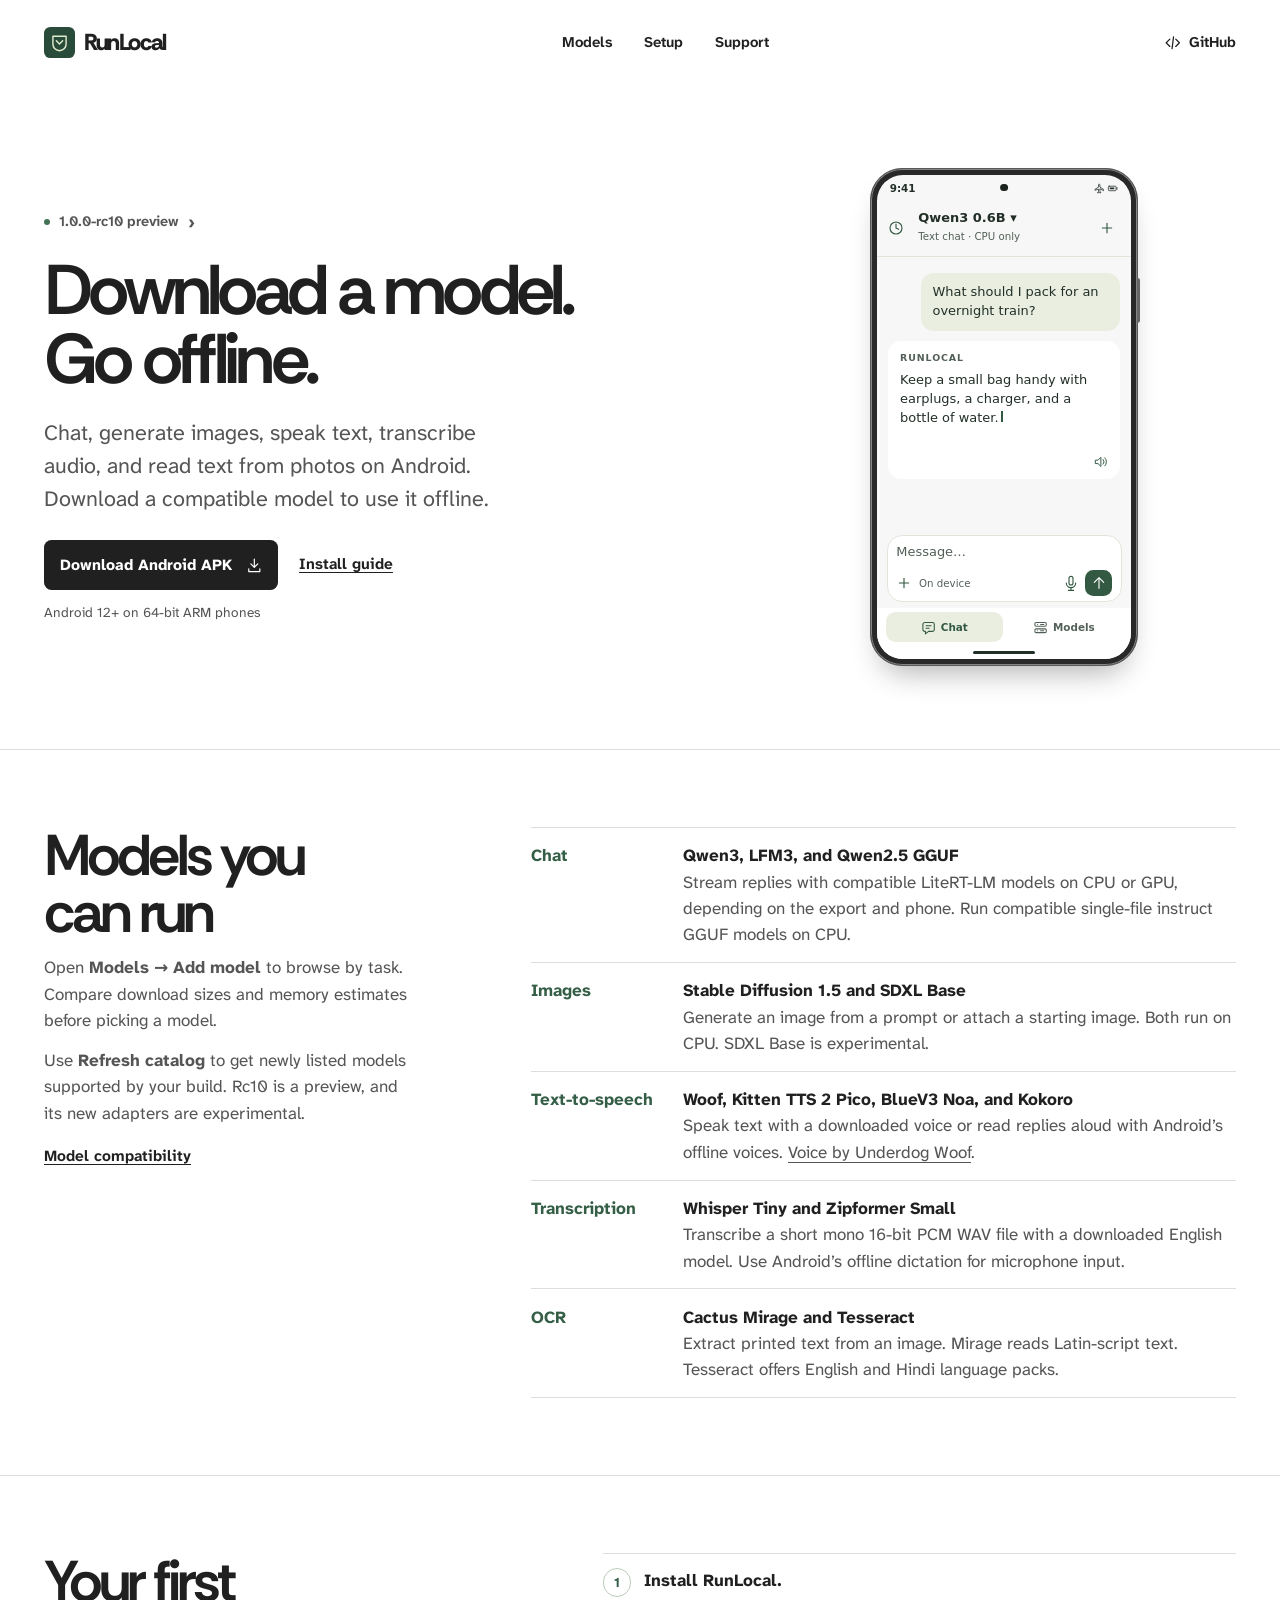
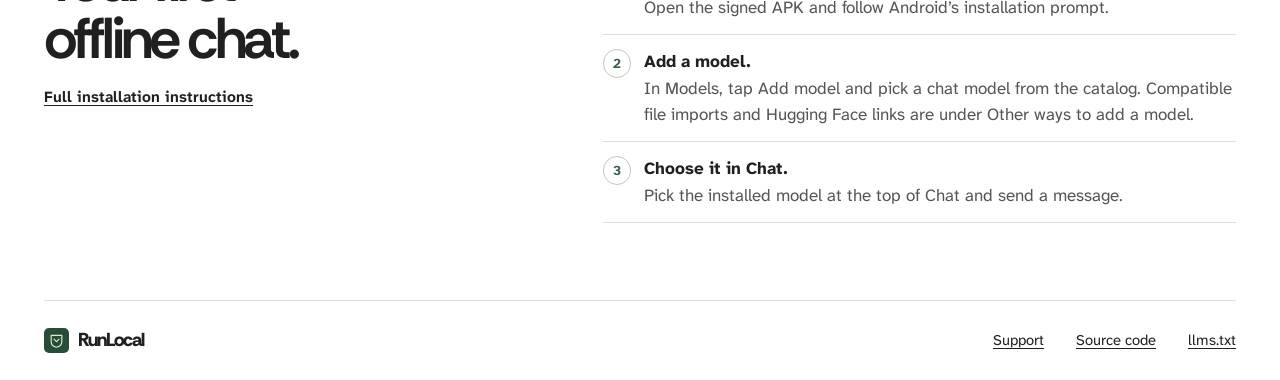
<file: website/index.html>
<!doctype html>
<html lang="en">
<head>
  <meta charset="utf-8">
  <meta name="viewport" content="width=device-width, initial-scale=1">
  <title>RunLocal — Offline AI for Android</title>
  <meta name="description" content="Download RunLocal for Android. Browse compatible models for offline chat, image generation, speech, transcription, and OCR.">
  <meta name="theme-color" content="#ffffff">
  <meta property="og:type" content="website">
  <meta property="og:title" content="RunLocal — Offline AI for Android">
  <meta property="og:description" content="Download a model and use it offline. RunLocal supports chat, images, speech, transcription, and OCR on Android.">
  <meta property="og:image" content="https://07rjain.github.io/runlocal/social-card.svg">
  <link rel="canonical" href="https://07rjain.github.io/runlocal/">
  <link rel="alternate" type="text/plain" href="llms.txt" title="RunLocal guide for AI assistants">
  <link rel="icon" href="favicon.svg" type="image/svg+xml">
  <link rel="stylesheet" href="styles.css?v=3">
  <script src="release.js?v=2" defer></script>
  <script src="phone-demo.js" defer></script>
</head>
<body>
  <a class="skip-link" href="#main">Skip to content</a>
  <header class="wrap site-header">
    <a class="brand" href="index.html"><img src="favicon.svg" alt="" width="31" height="31">RunLocal</a>
    <nav aria-label="Main navigation">
      <a href="#models">Models</a>
      <a href="#setup">Setup</a>
      <a href="support.html">Support</a>
    </nav>
    <a class="source-link" href="https://github.com/07rjain/runlocal">
      <svg aria-hidden="true" viewBox="0 0 24 24" fill="none"><path d="m8 7-5 5 5 5m8-10 5 5-5 5m-3-13-2 16"/></svg>
      GitHub
    </a>
  </header>

  <main id="main">
    <section class="wrap hero" aria-labelledby="hero-title">
      <div class="hero-copy">
        <a class="release-link" id="release-link" href="https://github.com/07rjain/runlocal/releases/tag/v1.0.0-rc10">
          <span class="status-dot" aria-hidden="true"></span>
          <span id="release-status">1.0.0-rc10 preview</span>
          <span class="release-chevron" aria-hidden="true">›</span>
        </a>
        <h1 id="hero-title"><span>Download a model.</span> <span>Go offline.</span></h1>
        <p>Chat, generate images, speak text, transcribe audio, and read text from photos on Android. Download a compatible model to use it offline.</p>
        <div class="hero-actions">
          <a class="button" id="apk-link" href="https://github.com/07rjain/runlocal/releases/download/v1.0.0-rc10/runlocal-1.0.0-rc10-arm64.apk">
            Download Android APK
            <svg aria-hidden="true" viewBox="0 0 24 24" fill="none"><path d="M12 3v12m-5-5 5 5 5-5M4 17v4h16v-4"/></svg>
          </a>
          <a class="text-link" href="support.html#install">Install guide</a>
        </div>
        <p class="platform">Android 12+ on 64-bit ARM phones</p>
      </div>

      <figure class="phone-demo" aria-label="RunLocal chat example">
        <div class="phone-frame">
          <div class="phone-screen">
            <div class="phone-status" aria-hidden="true">
              <span>9:41</span>
              <div class="phone-indicators">
                <svg viewBox="0 0 24 24" fill="none"><path d="M21 16v-2l-8-5V4a1.5 1.5 0 0 0-3 0v5l-8 5v2l8-2.5V19l-2 1.5V22l3.5-1 3.5 1v-1.5L13 19v-5.5z"/></svg>
                <svg viewBox="0 0 24 24" fill="none"><rect x="3" y="7" width="17" height="10" rx="2"/><path d="M22 10v4"/><path d="M6 10h10v4H6z" fill="currentColor" stroke="none"/></svg>
              </div>
            </div>
            <div class="phone-header">
              <svg aria-hidden="true" viewBox="0 0 24 24" fill="none"><circle cx="12" cy="12" r="9"/><path d="M12 6v6l4 2"/></svg>
              <div>
                <strong>Qwen3 0.6B <span aria-hidden="true">▾</span></strong>
                <small>Text chat · CPU only</small>
              </div>
              <svg aria-hidden="true" viewBox="0 0 24 24" fill="none"><path d="M12 5v14M5 12h14"/></svg>
            </div>
            <div class="phone-conversation">
              <p class="phone-prompt"><span class="visually-hidden">You: </span>What should I pack for an overnight train?</p>
              <div class="phone-reply">
                <span class="phone-reply-name">RunLocal</span>
                <div class="phone-reply-copy">
                  <p>Keep a small bag handy with earplugs, a charger, and a bottle of water. Bring a light layer for the morning.</p>
                  <p class="phone-stream" aria-hidden="true" hidden></p>
                </div>
                <svg class="phone-speaker" aria-hidden="true" viewBox="0 0 24 24" fill="none"><path d="M3 9h4l5-5v16l-5-5H3zM16 8a6 6 0 0 1 0 8m3-11a10 10 0 0 1 0 14"/></svg>
              </div>
            </div>
            <div class="phone-composer" aria-hidden="true">
              <span>Message…</span>
              <div class="phone-tools">
                <svg viewBox="0 0 24 24" fill="none"><path d="M12 5v14M5 12h14"/></svg>
                <small>On device</small>
                <svg viewBox="0 0 24 24" fill="none"><rect x="9" y="2" width="6" height="13" rx="3"/><path d="M5 12a7 7 0 0 0 14 0m-7 7v4m-4 0h8"/></svg>
                <span class="phone-send"><svg viewBox="0 0 24 24" fill="none"><path d="M12 20V4m-7 7 7-7 7 7"/></svg></span>
              </div>
            </div>
            <div class="phone-tabs" aria-hidden="true">
              <span class="phone-tab-selected"><svg viewBox="0 0 24 24" fill="none"><path d="M7 18H6a3 3 0 0 1-3-3V7a3 3 0 0 1 3-3h12a3 3 0 0 1 3 3v8a3 3 0 0 1-3 3h-6l-5 4zM8 9h8m-8 4h5"/></svg>Chat</span>
              <span><svg viewBox="0 0 24 24" fill="none"><rect x="3" y="4" width="18" height="6" rx="2"/><rect x="3" y="14" width="18" height="6" rx="2"/><path d="M7 7h.01m-.01 10h.01m5-10h5m-5 10h5"/></svg>Models</span>
            </div>
            <div class="phone-gesture" aria-hidden="true"></div>
          </div>
        </div>
      </figure>
    </section>

    <section class="catalog" id="models" aria-labelledby="models-title">
      <div class="wrap catalog-layout">
        <div class="catalog-intro">
          <h2 id="models-title">Models you can run</h2>
          <p>Open <strong>Models → Add model</strong> to browse by task. Compare download sizes and memory estimates before picking a model.</p>
          <p>Use <strong>Refresh catalog</strong> to get newly listed models supported by your build. Rc10 is a preview, and its new adapters are experimental.</p>
          <a class="text-link" href="support.html#models">Model compatibility</a>
        </div>
        <dl class="model-list">
          <div>
            <dt>Chat</dt>
            <dd>
              <strong>Qwen3, LFM3, and Qwen2.5 GGUF</strong>
              <p>Stream replies with compatible LiteRT-LM models on CPU or GPU, depending on the export and phone. Run compatible single-file instruct GGUF models on CPU.</p>
            </dd>
          </div>
          <div>
            <dt>Images</dt>
            <dd>
              <strong>Stable Diffusion 1.5 and SDXL Base</strong>
              <p>Generate an image from a prompt or attach a starting image. Both run on CPU. SDXL Base is experimental.</p>
            </dd>
          </div>
          <div>
            <dt>Text-to-speech</dt>
            <dd>
              <strong>Woof, Kitten TTS 2 Pico, BlueV3 Noa, and Kokoro</strong>
              <p>Speak text with a downloaded voice or read replies aloud with Android’s offline voices. <a href="https://underdog.ai">Voice by Underdog Woof</a>.</p>
            </dd>
          </div>
          <div>
            <dt>Transcription</dt>
            <dd>
              <strong>Whisper Tiny and Zipformer Small</strong>
              <p>Transcribe a short mono 16-bit PCM WAV file with a downloaded English model. Use Android’s offline dictation for microphone input.</p>
            </dd>
          </div>
          <div>
            <dt>OCR</dt>
            <dd>
              <strong>Cactus Mirage and Tesseract</strong>
              <p>Extract printed text from an image. Mirage reads Latin-script text. Tesseract offers English and Hindi language packs.</p>
            </dd>
          </div>
        </dl>
      </div>
    </section>

    <section class="setup" id="setup" aria-labelledby="setup-title">
      <div class="wrap setup-layout">
        <div>
          <h2 id="setup-title">Your first<br> offline chat.</h2>
          <a class="text-link" href="support.html#install">Full installation instructions</a>
        </div>
        <ol>
          <li><strong>Install RunLocal.</strong><p>Open the signed APK and follow Android’s installation prompt.</p></li>
          <li><strong>Add a model.</strong><p>In Models, tap Add model and pick a chat model from the catalog. Compatible file imports and Hugging Face links are under Other ways to add a model.</p></li>
          <li><strong>Choose it in Chat.</strong><p>Pick the installed model at the top of Chat and send a message.</p></li>
        </ol>
      </div>
    </section>
  </main>

  <footer class="wrap site-footer">
    <a class="brand" href="index.html"><img src="favicon.svg" alt="" width="25" height="25">RunLocal</a>
    <nav aria-label="Resources">
      <a href="support.html">Support</a>
      <a href="https://github.com/07rjain/runlocal">Source code</a>
      <a href="llms.txt">llms.txt</a>
    </nav>
  </footer>
</body>
</html>
</file>
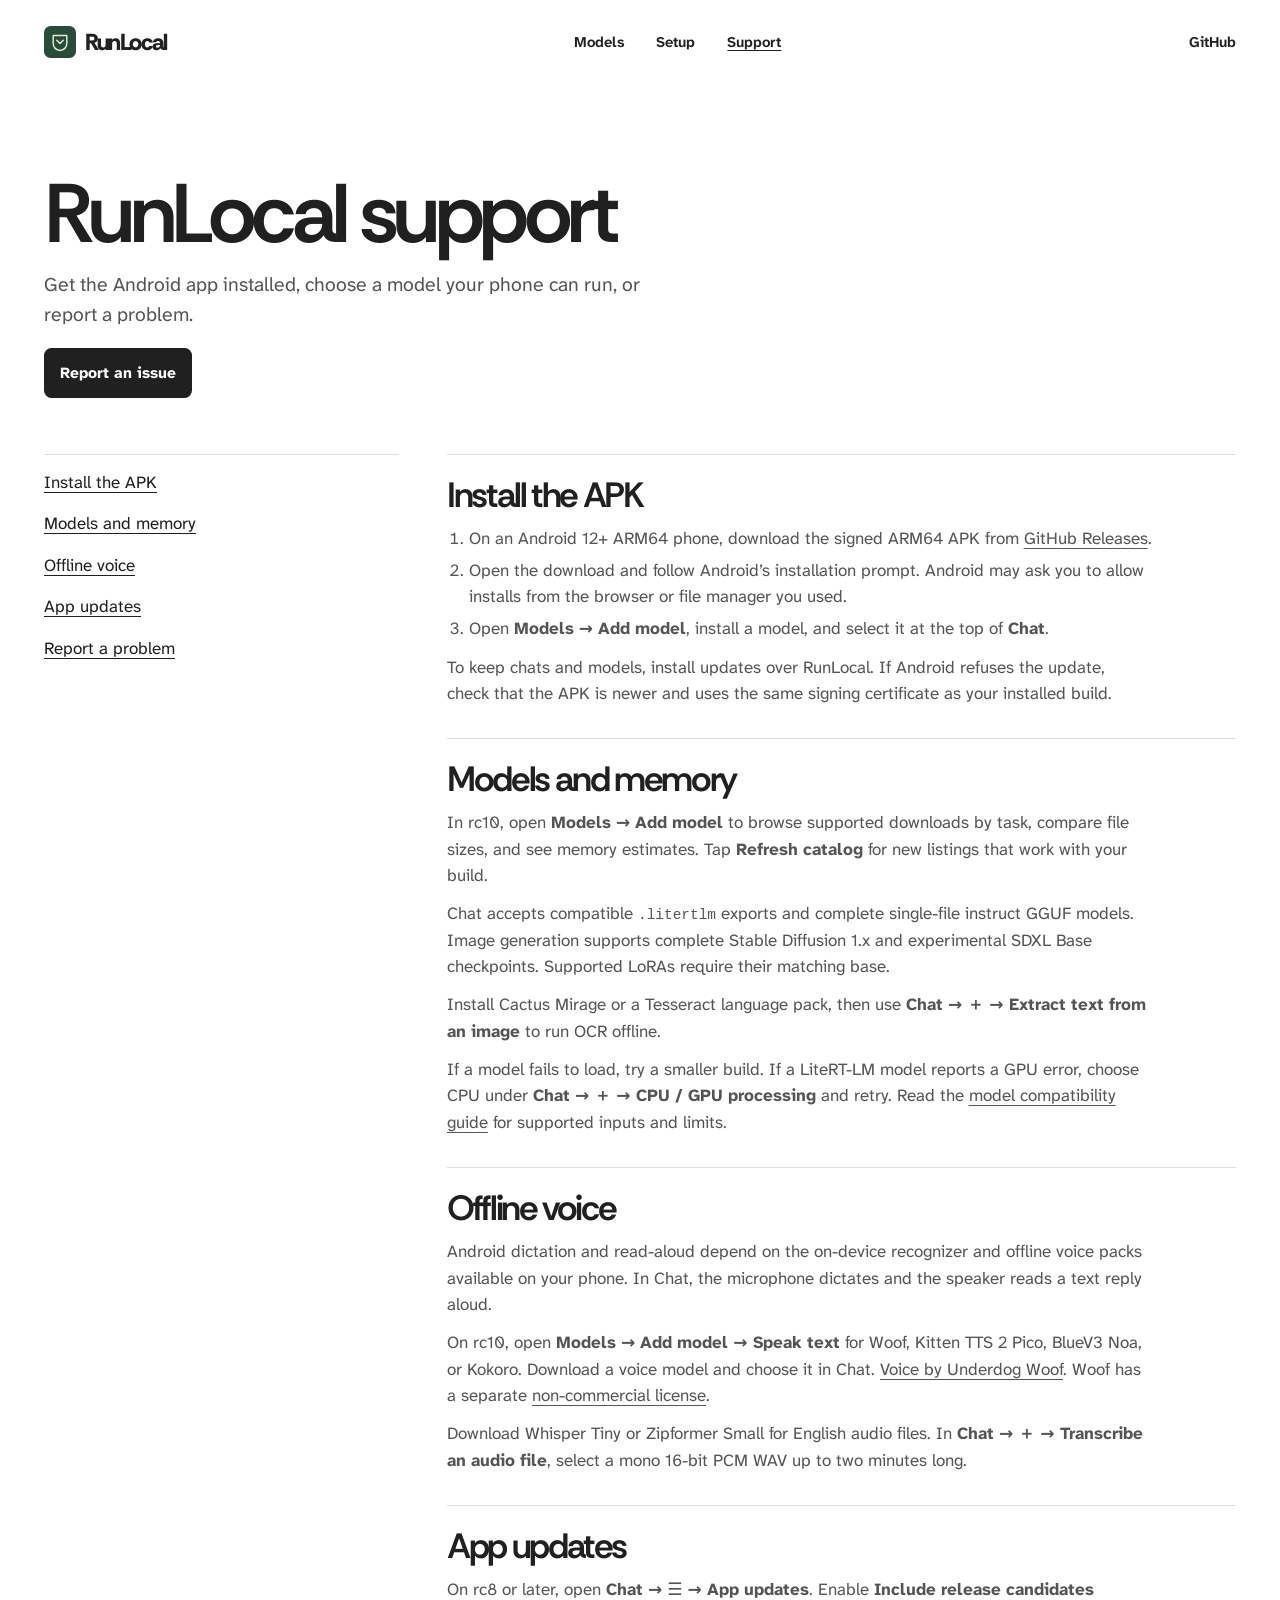
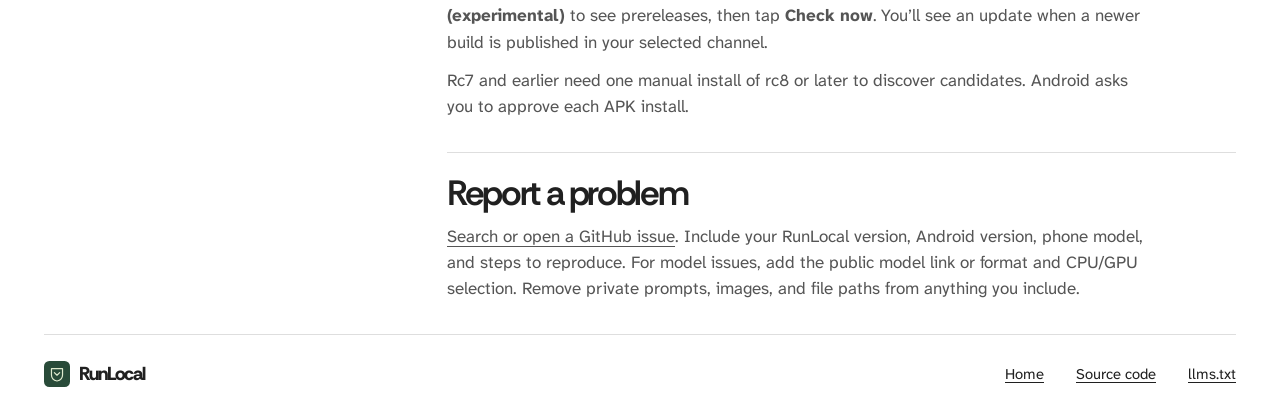
<file: website/support.html>
<!doctype html>
<html lang="en">
<head>
  <meta charset="utf-8">
  <meta name="viewport" content="width=device-width, initial-scale=1">
  <title>RunLocal Support — Installation and troubleshooting</title>
  <meta name="description" content="Get help installing RunLocal, choosing compatible models, setting up offline speech, and checking for Android updates.">
  <meta name="theme-color" content="#ffffff">
  <link rel="canonical" href="https://07rjain.github.io/runlocal/support.html">
  <link rel="alternate" type="text/plain" href="llms.txt" title="RunLocal guide for AI assistants">
  <link rel="icon" href="favicon.svg" type="image/svg+xml">
  <link rel="stylesheet" href="styles.css?v=3">
</head>
<body>
  <a class="skip-link" href="#main">Skip to content</a>
  <header class="wrap site-header">
    <a class="brand" href="index.html"><img src="favicon.svg" alt="" width="32" height="32">RunLocal</a>
    <nav aria-label="Main navigation">
      <a href="index.html#models">Models</a>
      <a href="index.html#setup">Setup</a>
      <a href="support.html" aria-current="page">Support</a>
    </nav>
    <a class="source-link" href="https://github.com/07rjain/runlocal">GitHub</a>
  </header>

  <main id="main" class="wrap support">
    <div class="support-header">
      <h1>RunLocal support</h1>
      <p>Get the Android app installed, choose a model your phone can run, or report a problem.</p>
      <a class="button" href="https://github.com/07rjain/runlocal/issues">Report an issue</a>
    </div>

    <div class="support-layout">
      <nav class="support-nav" aria-label="On this page">
        <a href="#install">Install the APK</a>
        <a href="#models">Models and memory</a>
        <a href="#voice">Offline voice</a>
        <a href="#updates">App updates</a>
        <a href="#report">Report a problem</a>
      </nav>
      <div class="support-guides">
        <section id="install">
          <h2>Install the APK</h2>
          <ol>
            <li>On an Android 12+ ARM64 phone, download the signed ARM64 APK from <a href="https://github.com/07rjain/runlocal/releases">GitHub Releases</a>.</li>
            <li>Open the download and follow Android’s installation prompt. Android may ask you to allow installs from the browser or file manager you used.</li>
            <li>Open <strong>Models → Add model</strong>, install a model, and select it at the top of <strong>Chat</strong>.</li>
          </ol>
          <p>To keep chats and models, install updates over RunLocal. If Android refuses the update, check that the APK is newer and uses the same signing certificate as your installed build.</p>
        </section>

        <section id="models">
          <h2>Models and memory</h2>
          <p>In rc10, open <strong>Models → Add model</strong> to browse supported downloads by task, compare file sizes, and see memory estimates. Tap <strong>Refresh catalog</strong> for new listings that work with your build.</p>
          <p>Chat accepts compatible <code>.litertlm</code> exports and complete single-file instruct GGUF models. Image generation supports complete Stable Diffusion 1.x and experimental SDXL Base checkpoints. Supported LoRAs require their matching base.</p>
          <p>Install Cactus Mirage or a Tesseract language pack, then use <strong>Chat → ＋ → Extract text from an image</strong> to run OCR offline.</p>
          <p>If a model fails to load, try a smaller build. If a LiteRT-LM model reports a GPU error, choose CPU under <strong>Chat → ＋ → CPU / GPU processing</strong> and retry. Read the <a href="https://github.com/07rjain/runlocal#model-support">model compatibility guide</a> for supported inputs and limits.</p>
        </section>

        <section id="voice">
          <h2>Offline voice</h2>
          <p>Android dictation and read-aloud depend on the on-device recognizer and offline voice packs available on your phone. In Chat, the microphone dictates and the speaker reads a text reply aloud.</p>
          <p>On rc10, open <strong>Models → Add model → Speak text</strong> for Woof, Kitten TTS 2 Pico, BlueV3 Noa, or Kokoro. Download a voice model and choose it in Chat. <a href="https://underdog.ai">Voice by Underdog Woof</a>. Woof has a separate <a href="https://github.com/07rjain/runlocal/blob/main/app/src/main/python/underdog_woof/LICENSE">non-commercial license</a>.</p>
          <p>Download Whisper Tiny or Zipformer Small for English audio files. In <strong>Chat → ＋ → Transcribe an audio file</strong>, select a mono 16-bit PCM WAV up to two minutes long.</p>
        </section>

        <section id="updates">
          <h2>App updates</h2>
          <p>On rc8 or later, open <strong>Chat → ☰ → App updates</strong>. Enable <strong>Include release candidates (experimental)</strong> to see prereleases, then tap <strong>Check now</strong>. You’ll see an update when a newer build is published in your selected channel.</p>
          <p>Rc7 and earlier need one manual install of rc8 or later to discover candidates. Android asks you to approve each APK install.</p>
        </section>

        <section id="report">
          <h2>Report a problem</h2>
          <p><a href="https://github.com/07rjain/runlocal/issues">Search or open a GitHub issue</a>. Include your RunLocal version, Android version, phone model, and steps to reproduce. For model issues, add the public model link or format and CPU/GPU selection. Remove private prompts, images, and file paths from anything you include.</p>
        </section>
      </div>
    </div>
  </main>

  <footer class="wrap site-footer">
    <a class="brand" href="index.html"><img src="favicon.svg" alt="" width="26" height="26">RunLocal</a>
    <nav aria-label="Resources">
      <a href="index.html">Home</a>
      <a href="https://github.com/07rjain/runlocal">Source code</a>
      <a href="llms.txt">llms.txt</a>
    </nav>
  </footer>
</body>
</html>
</file>
<file: website/styles.css>
@font-face {
  font-family: Rethink;
  src: url("fonts/rethink-sans.woff2") format("woff2");
  font-weight: 400 800;
  font-display: swap;
}

@font-face {
  font-family: Atkinson;
  src: url("fonts/atkinson-hyperlegible-next.woff2") format("woff2");
  font-weight: 200 800;
  font-display: swap;
}

:root {
  --paper: #fff;
  --ink: #202020;
  --muted: #555;
  --line: #dedede;
  --leaf: #345e46;
  --white: #fff;
  --heading: Rethink, system-ui, sans-serif;
  --body: Atkinson, system-ui, sans-serif;
}

* { box-sizing: border-box; }
body { margin: 0; background: var(--paper); color: var(--ink); font: 1.0625rem/1.55 var(--body); }
a { color: inherit; text-underline-offset: .22em; }
a:hover { text-decoration-thickness: .13em; }
:focus-visible { outline: 3px solid var(--leaf); outline-offset: 4px; }
h1, h2, p, figure, dl, dd { margin: 0; }
h1, h2 { font-family: var(--heading); font-weight: 650; line-height: .99; letter-spacing: -.067em; }
h1 { font-size: clamp(2.75rem, 6.05vw, 5.65rem); }
h2 { font-size: clamp(2.3rem, 4.5vw, 4.05rem); }
strong { font-weight: 740; }
code { font-size: .85em; }
svg { display: block; flex: none; width: 1.2em; height: 1.2em; stroke: currentColor; stroke-width: 1.7; stroke-linecap: round; stroke-linejoin: round; }
.wrap { width: min(calc(100% - 5.5rem), 75rem); margin-inline: auto; }
.skip-link { position: fixed; z-index: 2; top: .75rem; left: .75rem; padding: .6rem 1rem; background: var(--ink); color: var(--white); clip-path: inset(50%); }
.skip-link:focus { clip-path: none; }

.site-header, .site-footer, .brand { display: flex; align-items: center; }
.site-header { min-height: 5.3rem; justify-content: space-between; position: relative; gap: .8rem 1rem; }
.site-footer { justify-content: space-between; gap: .65rem 1.25rem; }
.brand { gap: .57rem; font: 760 1.45rem/1 var(--heading); letter-spacing: -.061em; text-decoration: none; white-space: nowrap; }
.brand img { display: block; }
.site-header nav, .site-footer nav { display: flex; flex-wrap: wrap; align-items: center; gap: .15rem clamp(1rem, 2.5vw, 2rem); }
.site-header nav a, .site-footer nav a { display: inline-flex; align-items: center; min-height: 2.75rem; font-size: .925rem; }
.site-header nav a, .source-link { font-weight: 650; text-decoration: none; }
.site-header nav a:hover, .source-link:hover, .site-header nav a[aria-current] { text-decoration: underline; }
.source-link { display: flex; align-items: center; gap: .45rem; min-height: 2.75rem; font-size: .925rem; }
.source-link svg { width: 1.1rem; height: 1.1rem; }

.hero {
  display: grid;
  grid-template-columns: minmax(0, 1.22fr) minmax(0, 1fr);
  gap: clamp(2rem, 6vw, 5.5rem);
  align-items: center;
  min-height: 38rem;
  padding-block: clamp(3rem, 6.5vw, 6.3rem);
}
.hero-copy { padding-bottom: .5rem; }
.hero-copy h1 span { display: block; }
.hero-copy > p:first-of-type {
  max-width: 33ch;
  margin-top: 1.35rem;
  font-size: clamp(1.12rem, 1.8vw, 1.36rem);
  line-height: 1.52;
  color: var(--muted);
}
.release-link {
  display: inline-flex;
  align-items: center;
  gap: .55rem;
  min-height: 2.5rem;
  margin-bottom: .85rem;
  color: var(--muted);
  font-size: .9rem;
  font-weight: 650;
  text-decoration: none;
}
.release-link:hover #release-status { text-decoration: underline; }
.status-dot { width: .4rem; height: .4rem; border-radius: 50%; background: #437156; }
.release-chevron { font-size: 1.15rem; line-height: .9; }
.hero-actions { display: flex; flex-wrap: wrap; align-items: center; gap: .42rem 1.3rem; margin-top: 1.5rem; }
.button {
  display: inline-flex;
  align-items: center;
  justify-content: center;
  gap: .85rem;
  min-height: 3.15rem;
  padding: .66rem 1rem;
  border-radius: .47rem;
  color: var(--white);
  background: var(--ink);
  font-size: .97rem;
  font-weight: 750;
  text-decoration: none;
}
.button:hover { background: #383838; }
.button svg { width: 1.04rem; height: 1.04rem; }
.text-link { display: inline-flex; align-items: center; min-height: 2.75rem; font-size: .965rem; font-weight: 680; }
.platform { margin-top: .75rem; color: var(--muted); font-size: .855rem; }

/* The inset screen uses the proportions and colors of RunLocal's Android Chat. */
.phone-demo { display: grid; place-items: center; width: min(100%, 29rem); justify-self: end; }
.phone-frame {
  position: relative;
  width: min(100%, 16.75rem);
  padding: .37rem;
  border: 1px solid #585858;
  border-radius: 2rem;
  background: #282828;
  box-shadow: inset 0 0 0 1px #858585, 0 1.1rem 1.9rem -.8rem #0005;
}
.phone-frame::after { content: ""; position: absolute; top: 22%; right: -.17rem; width: .16rem; height: 2.8rem; border-radius: 0 .15rem .15rem 0; background: #666; }
.phone-screen {
  display: flex;
  flex-direction: column;
  min-height: 30.25rem;
  overflow: hidden;
  border-radius: 1.62rem;
  background: #f7f7f7;
  color: #222f27;
  font: .81rem/1.45 Roboto, system-ui, sans-serif;
}
.phone-status { position: relative; display: flex; align-items: center; justify-content: space-between; min-height: 1.7rem; padding: .2rem .8rem; font-size: .65rem; font-weight: 700; }
.phone-status::after { content: ""; position: absolute; left: 50%; top: .54rem; width: .49rem; height: .49rem; transform: translateX(-50%); border-radius: 50%; background: #1b231e; }
.phone-indicators { display: flex; align-items: center; gap: .16rem; }
.phone-indicators svg { width: .68rem; height: .68rem; }
.phone-header { display: grid; grid-template-columns: 1.3rem minmax(0, 1fr) 1.3rem; gap: .57rem; align-items: center; padding: .49rem .72rem .66rem; border-bottom: 1px solid #e1e5da; color: #335942; }
.phone-header strong { display: block; color: #222f27; line-height: 1.3; }
.phone-header small, .phone-tools small, .phone-composer > span { color: #526057; }
.phone-header small, .phone-tools small { font-size: .64rem; }
.phone-header svg, .phone-tools svg { width: 1rem; height: 1rem; }
.phone-conversation { flex: 1; display: grid; align-content: start; gap: .65rem; padding: 1rem .72rem .75rem; }
.phone-prompt, .phone-reply { padding: .63rem .73rem; border-radius: .82rem; }
.phone-prompt { justify-self: end; max-width: 86%; background: #e9eee0; }
.phone-reply { background: #fff; }
.phone-reply-name { display: block; margin-bottom: .38rem; color: #526057; font-size: .59rem; font-weight: 750; letter-spacing: .095em; text-transform: uppercase; }
.phone-reply-copy { position: relative; }
.phone-reply-copy.is-streaming > :first-child { opacity: 0; }
.phone-stream { position: absolute; inset: 0; }
.phone-stream::after { content: ""; display: inline-block; width: .1rem; height: .85em; margin-left: .18rem; background: #335942; }
.phone-speaker { width: .86rem; height: .86rem; margin: .56rem 0 0 auto; color: #335942; }
.phone-composer { margin: .1rem .6rem .35rem; padding: .49rem .55rem .3rem; border: 1px solid #e1e5da; border-radius: .95rem; background: #fff; }
.phone-composer > span { display: block; margin-bottom: .47rem; }
.phone-tools { display: grid; grid-template-columns: auto 1fr auto auto; gap: .42rem; align-items: center; color: #335942; }
.phone-send { display: grid; place-items: center; width: 1.65rem; height: 1.65rem; border-radius: .52rem; color: white; background: #335942; }
.phone-tabs { display: grid; grid-template-columns: 1fr 1fr; gap: .16rem; padding: .28rem .55rem; background: #fff; color: #526057; }
.phone-tabs span { display: flex; justify-content: center; align-items: center; gap: .31rem; min-height: 1.9rem; border-radius: .61rem; font-size: .65rem; font-weight: 650; }
.phone-tabs svg { width: .95rem; height: .95rem; }
.phone-tab-selected { background: #e9eee0; color: #335942; }
.phone-gesture { display: grid; place-items: center; min-height: .75rem; background: #fff; }
.phone-gesture::after { content: ""; width: 3.9rem; height: .19rem; border-radius: .2rem; background: #222f27; }
.visually-hidden { position: absolute; width: 1px; height: 1px; overflow: hidden; clip-path: inset(50%); white-space: nowrap; }

.catalog { border-block: 1px solid var(--line); }
.catalog-layout, .setup-layout { display: grid; grid-template-columns: minmax(0, .72fr) minmax(0, 1fr); gap: 1.8rem clamp(2rem, 8vw, 7.5rem); padding-block: clamp(2.5rem, 6vw, 5.5rem); }
.catalog-layout { grid-template-columns: minmax(0, .6fr) minmax(0, 1fr); column-gap: clamp(1.75rem, 5vw, 5rem); }
.catalog-intro h2 { text-wrap: balance; }
.catalog-intro p { max-width: 34ch; margin-top: .85rem; color: var(--muted); }
.catalog-intro .text-link, .setup .text-link { margin-top: .58rem; }
.model-list { border-top: 1px solid var(--line); }
.model-list > div { display: grid; grid-template-columns: 8.5rem minmax(0, 1fr); gap: .25rem 1rem; padding-block: .9rem; border-bottom: 1px solid var(--line); }
.model-list dt { color: var(--leaf); font-weight: 730; }
.model-list dd p { color: var(--muted); }

.setup h2 { max-width: 11ch; }
.setup ol { margin: 0; padding: 0; counter-reset: setup; list-style: none; border-top: 1px solid var(--line); }
.setup li { position: relative; padding: .85rem 0 .85rem 2.6rem; border-bottom: 1px solid var(--line); counter-increment: setup; }
.setup li::before { content: counter(setup); position: absolute; inset: .91rem auto auto 0; display: grid; place-items: center; width: 1.65rem; height: 1.65rem; border: 1px solid #bacbb9; border-radius: 50%; color: var(--leaf); font-size: .85rem; font-weight: 720; }
.setup li p { color: var(--muted); }

.site-footer { min-height: 5rem; padding-block: .6rem; border-top: 1px solid var(--line); }
.site-footer .brand { font-size: 1.18rem; }

.support-header { padding-block: clamp(2.55rem, 7vw, 5.5rem) clamp(2rem, 4.5vw, 3.5rem); }
.support-header h1 { font-size: clamp(2.9rem, 6.5vw, 5.45rem); }
.support-header p { max-width: 46ch; margin-block: .9rem 1.1rem; color: var(--muted); font-size: 1.22rem; }
.support-layout { display: grid; grid-template-columns: minmax(10rem, .45fr) minmax(0, 1fr); gap: 1.5rem 3rem; }
.support-nav { align-self: start; display: grid; justify-items: start; gap: .15rem; padding-block: .45rem; border-top: 1px solid var(--line); }
.support-nav a { display: inline-flex; align-items: center; min-height: 2.45rem; }
.support-guides section { padding-block: 1.45rem 2rem; border-top: 1px solid var(--line); scroll-margin: 1rem; }
.support-guides h2 { font-size: clamp(1.65rem, 3.5vw, 2.2rem); }
.support-guides p, .support-guides li { max-width: 64ch; color: var(--muted); }
.support-guides p, .support-guides ol { margin: .75rem 0 0; }
.support-guides ol { padding-left: 1.35rem; }
.support-guides li + li { margin-top: .35rem; }

@media (min-width: 1120px) {
  .hero-copy h1 { font-size: clamp(4.4rem, 5.4vw, 5.65rem); }
}

@media (max-width: 820px) {
  .wrap { width: calc(100% - 2.5rem); }
  .hero { grid-template-columns: 1fr; gap: 2.45rem; min-height: 0; padding-block: 2rem 3rem; }
  .hero-copy { padding-bottom: 0; }
  .phone-demo { justify-self: center; }
  h1 { font-size: clamp(2.92rem, 8.25vw, 4.2rem); }
}

@media (max-width: 700px) {
  .catalog-layout { grid-template-columns: minmax(0, 1fr); }
}

@media (max-width: 620px) {
  .wrap { width: calc(100% - 2rem); }
  .site-header { min-height: 4.35rem; }
  .site-header .brand { font-size: 1.19rem; gap: .4rem; }
  .site-header img { width: 27px; height: 27px; }
  .site-header nav { justify-content: end; gap: .1rem .75rem; }
  .site-header nav a { font-size: .88rem; }
  .site-header .source-link { display: none; }
  .hero { padding-top: 1.2rem; }
  .release-link { margin-bottom: .65rem; }
  .hero-copy > p:first-of-type { margin-top: .85rem; }
  .hero-actions { margin-top: 1.05rem; }
  .setup-layout, .support-layout { grid-template-columns: 1fr; }
  .model-list > div { grid-template-columns: minmax(0, 1fr); }
  .setup h2 br { display: none; }
  .setup h2 { max-width: none; }
  .site-footer { align-items: start; flex-direction: column; padding-block: .8rem; }
}

@media (max-width: 350px) {
  .site-header nav { gap: .1rem .6rem; }
}

@media (forced-colors: active) {
  .button { border: 1px solid ButtonText; }
  .phone-frame { border: 1px solid ButtonText; }
}
</file>
